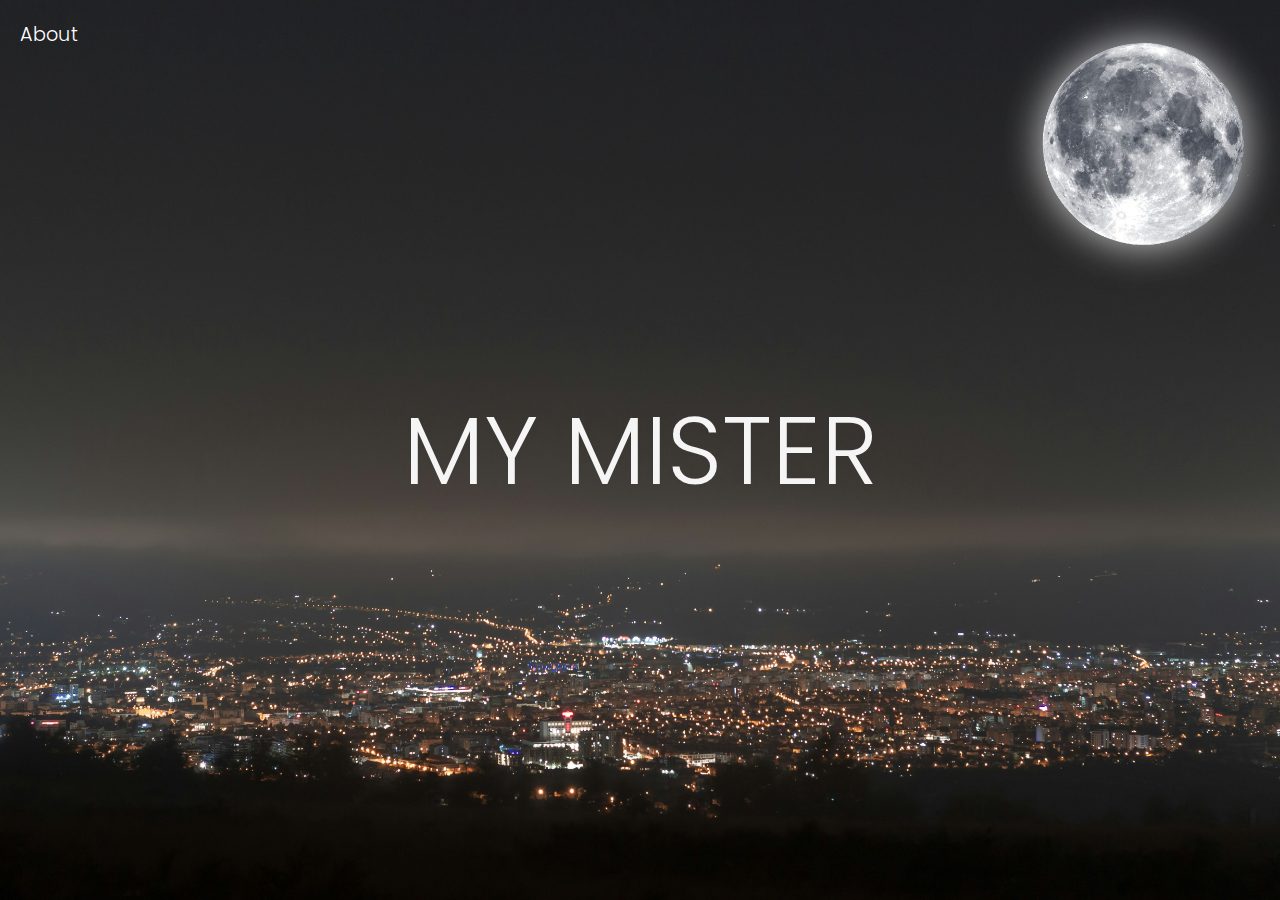
<file: entry1/index.html>
<!DOCTYPE html>
<html lang="en">
<head>
    <meta charset="UTF-8">
    <meta name="viewport" content="width=device-width, initial-scale=1.0">
    <link rel="stylesheet" href="style.css">
    <link rel="preconnect" href="https://fonts.googleapis.com">
<link rel="preconnect" href="https://fonts.gstatic.com" crossorigin>
<link href="https://fonts.googleapis.com/css2?family=Electrolize&family=Exo:ital,wght@0,100..900;1,100..900&family=Nanum+Brush+Script&family=Pixelify+Sans:wght@400..700&family=Poppins:ital,wght@0,100;0,200;0,300;0,400;0,500;0,600;0,700;0,800;0,900;1,100;1,200;1,300;1,400;1,500;1,600;1,700;1,800;1,900&family=Rubik+Iso&family=Shadows+Into+Light&display=swap" rel="stylesheet">
    <title>My Mister</title>
</head>
<body>
    <div class="container">
        <a href="../entry2/index2.html" class="about-link">About</a>
        <a href="star.html"><img src="moon.png" class="moon" alt="Moon"></a>
        <h1>MY MISTER</h1>
    </div>
</body>
</html>
</file>
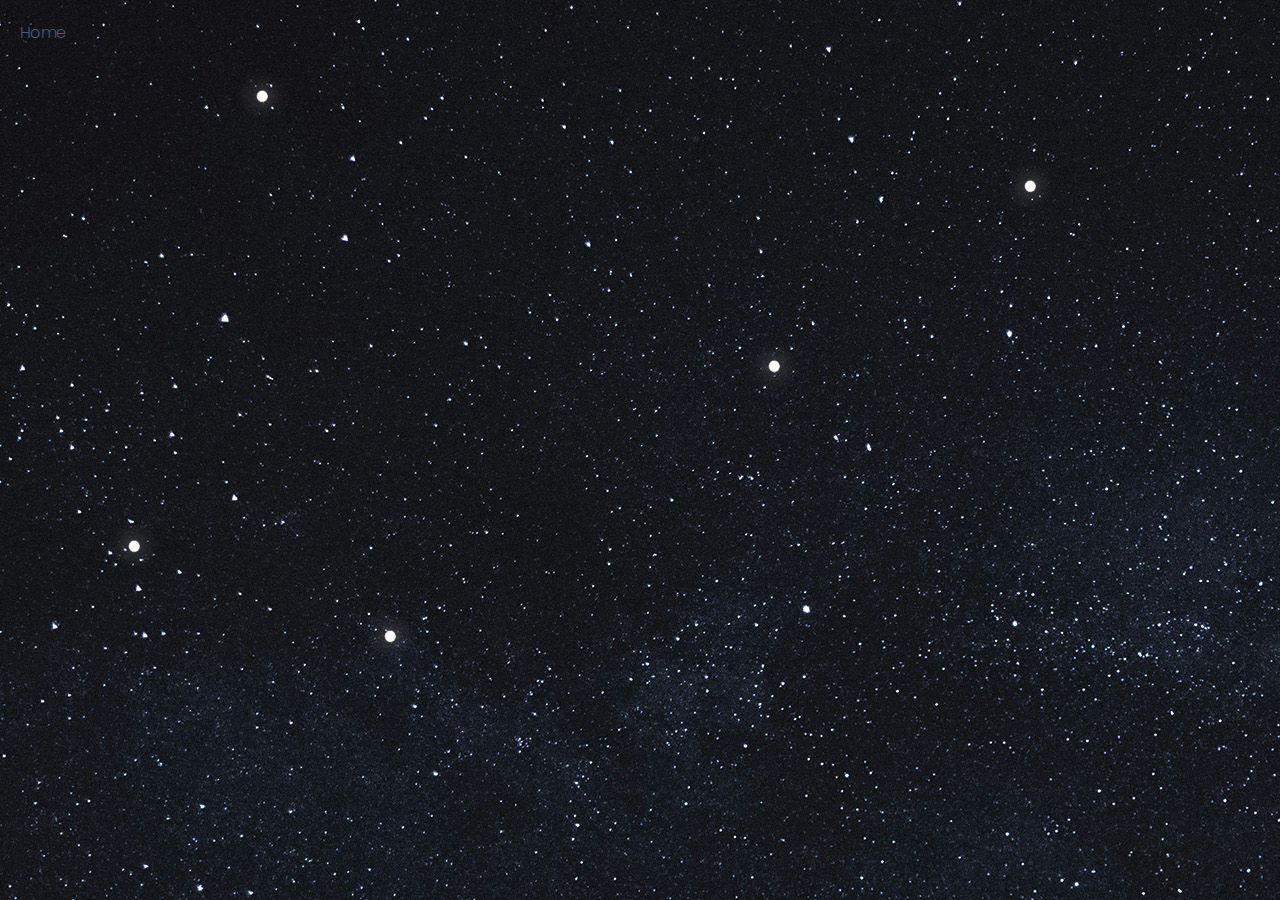
<file: entry1/star.html>
<!DOCTYPE html>
<html lang="en">
<head>
    <meta charset="UTF-8">
    <meta name="viewport" content="width=device-width, initial-scale=1.0">
    <link rel="stylesheet" href="star.css">
    <link href="https://fonts.googleapis.com/css2?family=Electrolize&family=Exo:ital,wght@0,100..900;1,100..900&family=Nanum+Brush+Script&family=Pixelify+Sans:wght@400..700&family=Poppins:ital,wght@0,100;0,200;0,300;0,400;0,500;0,600;0,700;0,800;0,900;1,100;1,200;1,300;1,400;1,500;1,600;1,700;1,800;1,900&family=Rubik+Iso&family=Shadows+Into+Light&display=swap" rel="stylesheet">
    <title>Stars</title>
</head>
<body>
    <a href="index.html" class="home-link">Home</a>
    <div>
        <a href="../entry3/index3.html"><img src="stardot.png" class="star" alt="star"></a>
        <a href="../entry5/index5.html"><img src="stardot2.png" class="star2" alt="star2"></a>
        <a href="../entry6/index6.html"><img src="stardot3.png" class="star3" alt="star3"></a>
        <a href="../entry7/index7.html"><img src="stardot4.png" class="star4" alt="star4"></a>
        <a href="../entry4/index4.html"><img src="stardot5.png" class="star5" alt="star5"></a>
    </div>
    
</body>
</file>
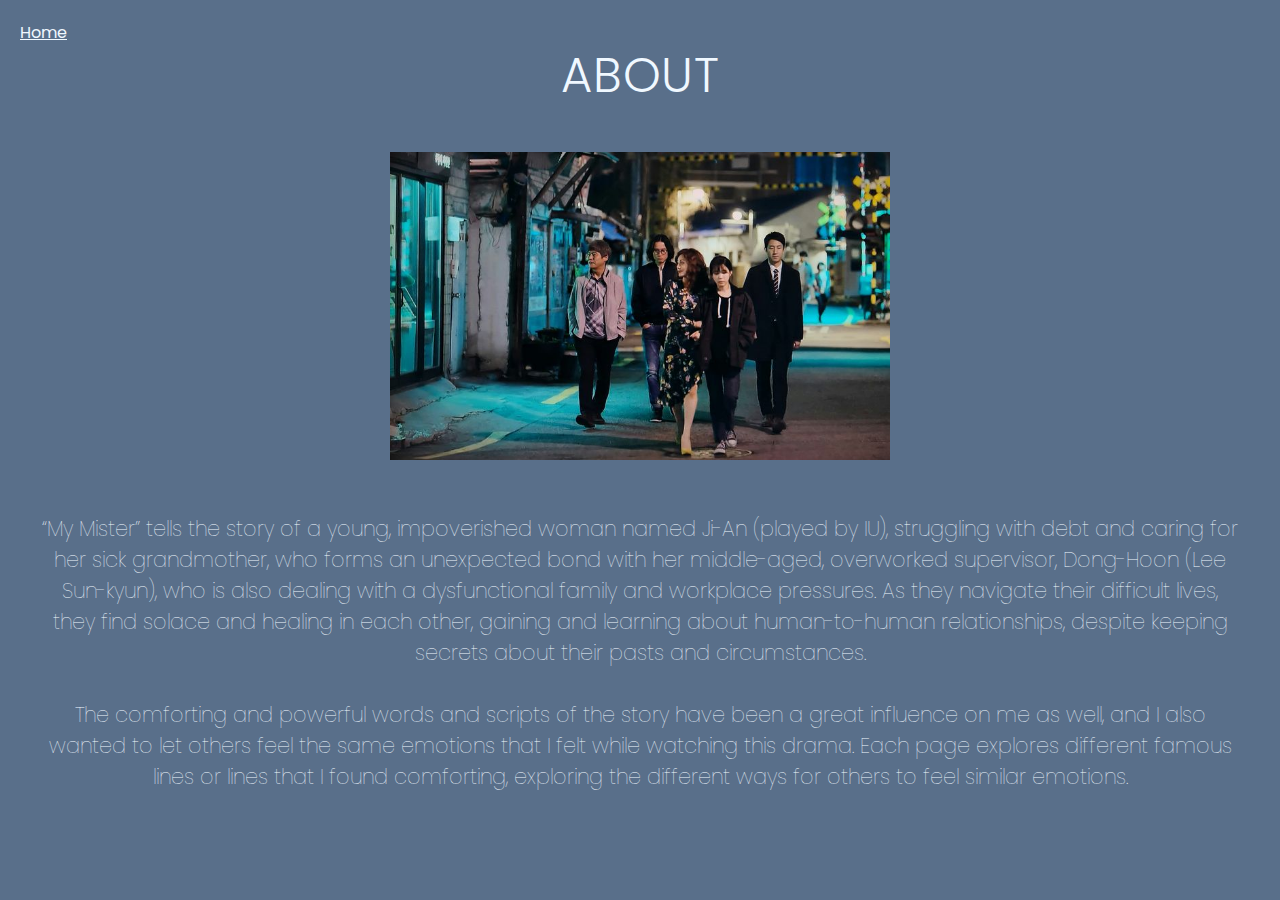
<file: entry2/index2.html>
<!DOCTYPE html>
<html lang="en">
<head>
    <meta charset="UTF-8">
    <meta name="viewport" content="width=device-width, initial-scale=1.0">
    <link rel="stylesheet" href="style2.css">
    <link rel="preconnect" href="https://fonts.googleapis.com">
    <link rel="preconnect" href="https://fonts.gstatic.com" crossorigin>
    <link href="https://fonts.googleapis.com/css2?family=Electrolize&family=Exo:ital,wght@0,100..900;1,100..900&family=Nanum+Brush+Script&family=Pixelify+Sans:wght@400..700&family=Poppins:ital,wght@0,100;0,200;0,300;0,400;0,500;0,600;0,700;0,800;0,900;1,100;1,200;1,300;1,400;1,500;1,600;1,700;1,800;1,900&family=Rubik+Iso&family=Shadows+Into+Light&display=swap" rel="stylesheet">
    <title>About</title>
</head>
<body>
    <a href="../entry1/index.html" class="home-link">Home</a>
    <h2>About</h2>
    
    <div class="slideshow-container">
        <img src="m.jpg" class="slide active" alt="m">
        <img src="talk.jpg" class="slide" alt="talk">
        <img src="drink.jpg" class="slide" alt="drink">
        <img src="iu.jpg" class="slide" alt="iu">
    </div>
    
    <p>“My Mister” tells the story of a young, impoverished woman named Ji-An (played by IU), struggling with debt and caring for her sick grandmother, who forms an unexpected bond with her middle-aged, overworked supervisor, Dong-Hoon (Lee Sun-kyun), who is also dealing with a dysfunctional family and workplace pressures. As they navigate their difficult lives, they find solace and healing in each other, gaining and learning about human-to-human relationships, despite keeping secrets about their pasts and circumstances.<br><br>
       The comforting and powerful words and scripts of the story have been a great influence on me as well, and I also wanted to let others feel the same emotions that I felt while watching this drama. Each page explores different famous lines or lines that I found comforting, exploring the different ways for others to feel similar emotions.
    </p>
    <script src="script2.js"></script>

</body>
</html>
</file>
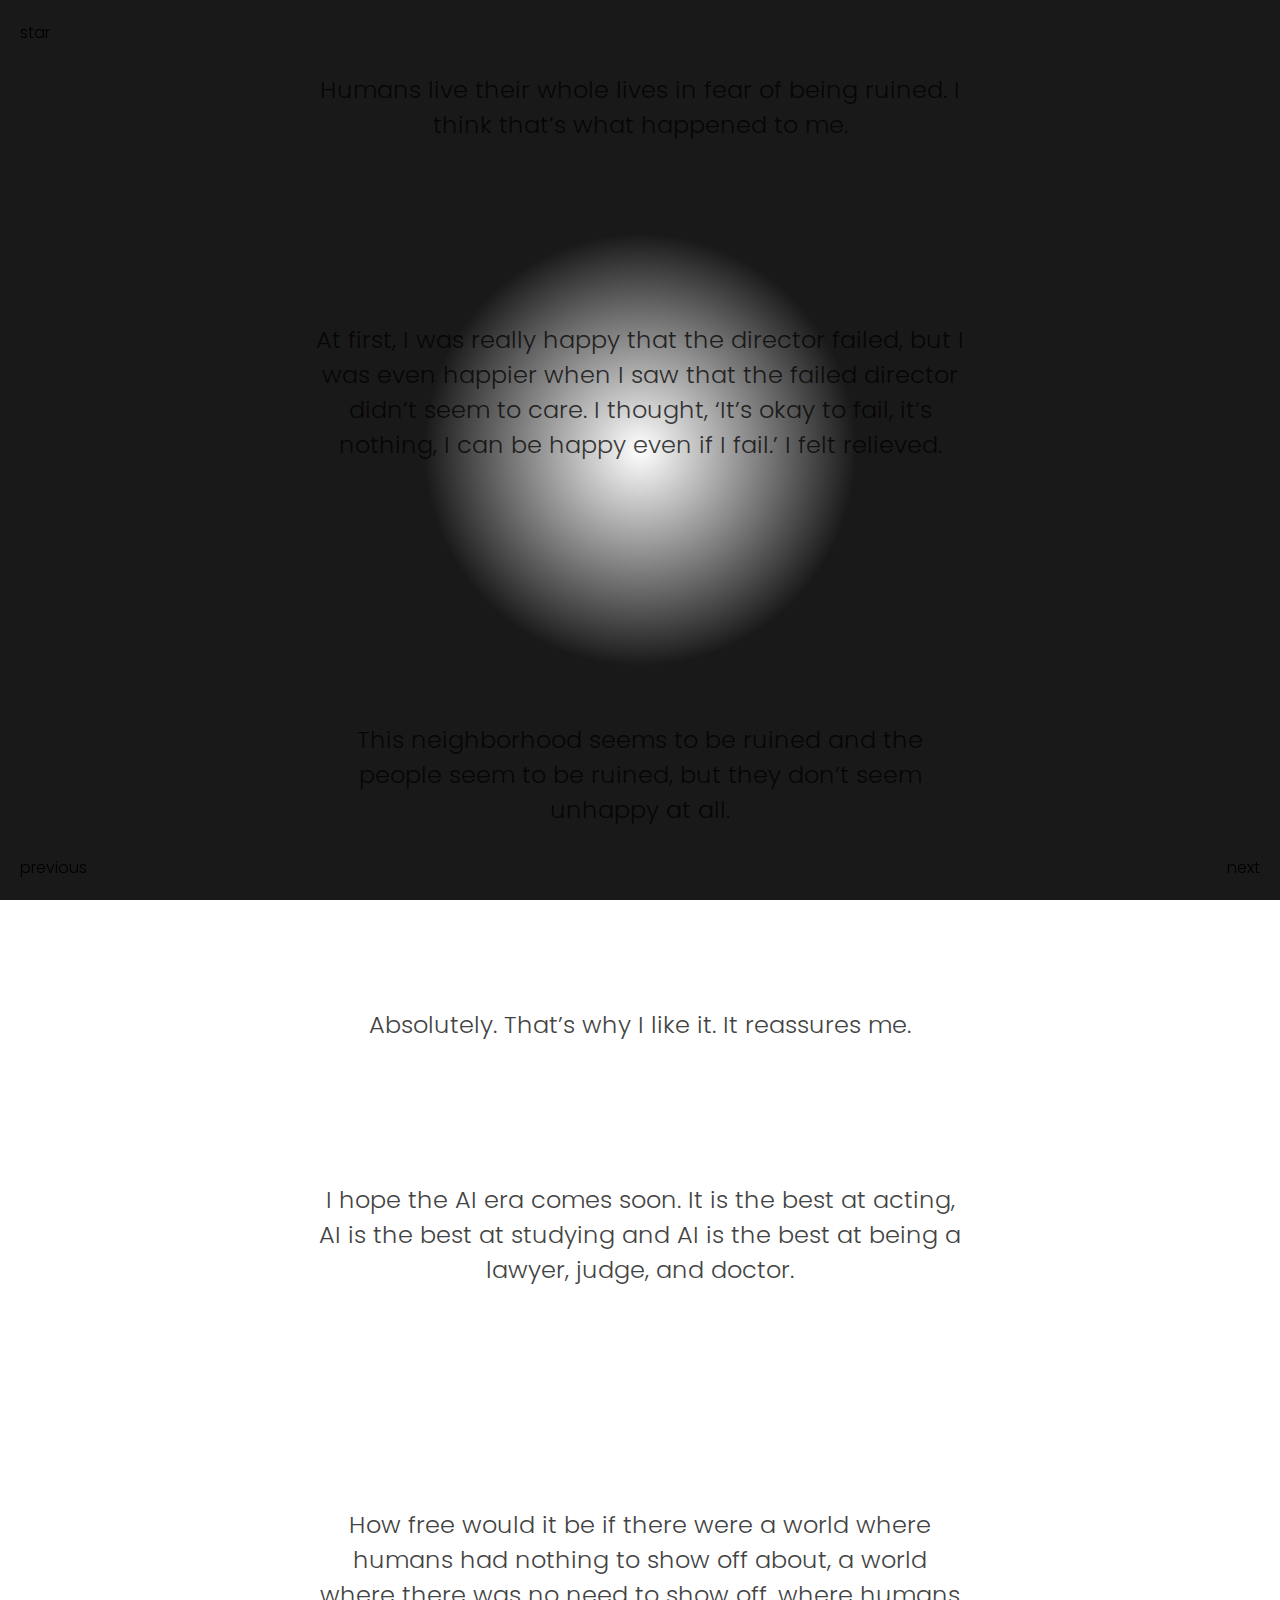
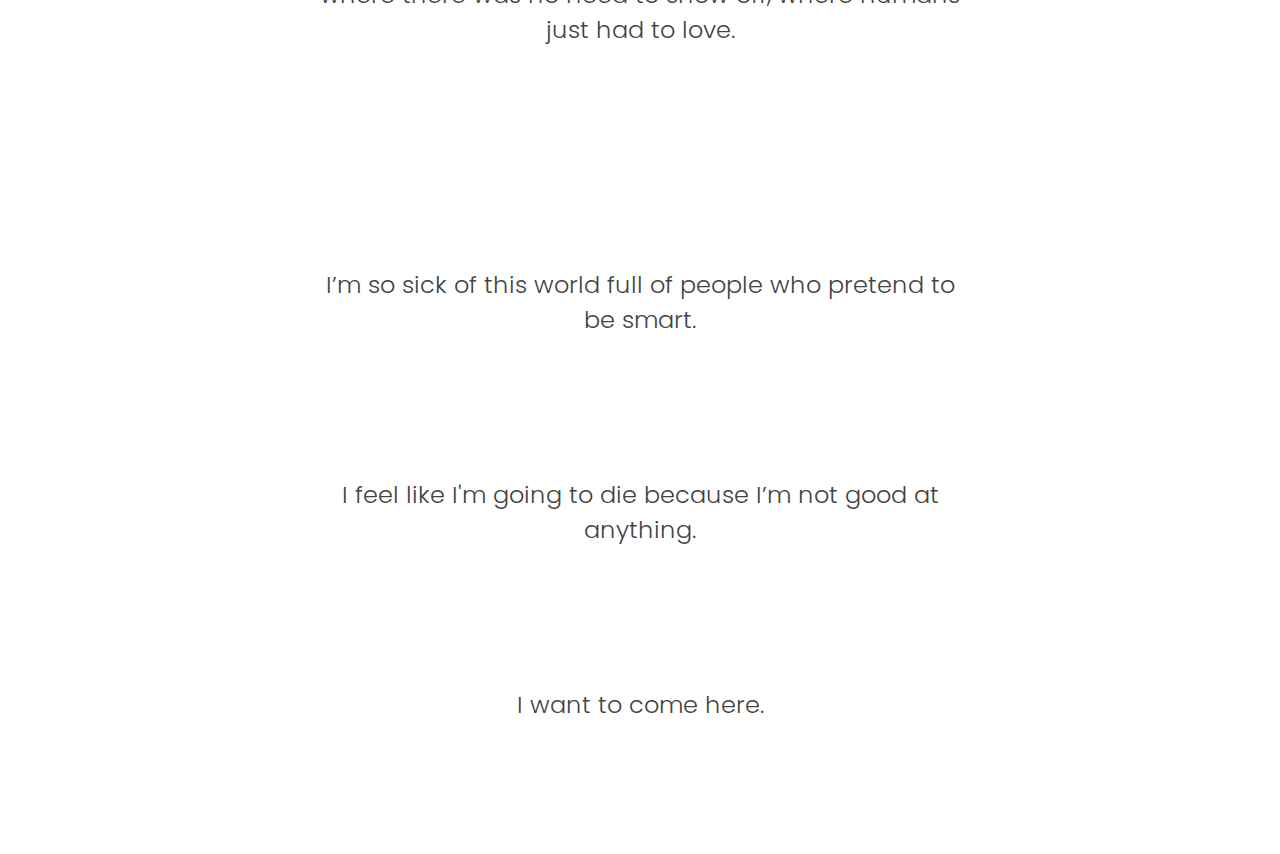
<file: entry3/index3.html>
<!DOCTYPE html>
<html lang="en">
<head>
    <meta charset="UTF-8">
    <meta name="viewport" content="width=device-width, initial-scale=1.0">
    <link rel="stylesheet" href="style3.css">
    <link rel="preconnect" href="https://fonts.googleapis.com">
<link rel="preconnect" href="https://fonts.gstatic.com" crossorigin>
<link href="https://fonts.googleapis.com/css2?family=Electrolize&family=Exo:ital,wght@0,100..900;1,100..900&family=Nanum+Brush+Script&family=Pixelify+Sans:wght@400..700&family=Poppins:ital,wght@0,100;0,200;0,300;0,400;0,500;0,600;0,700;0,800;0,900;1,100;1,200;1,300;1,400;1,500;1,600;1,700;1,800;1,900&family=Rubik+Iso&family=Shadows+Into+Light&display=swap" rel="stylesheet">
    <title>Failure Doesn't Matter</title>


</head>
<body>
    <div id="flashlight"></div>
    <a href="../entry4/index4.html" class="next-link">next</a>
    <a href="../entry7/index7.html" class="previous-link">previous</a>
    <a href="../entry1/star.html" class="star-link">star</a>


    <div class="text-container">
        <span class="text-original" data-hover="인간은요 평생을  
    망가질까 봐 두려워하면서 살아요.  
    그랬던 것 같아요.">
            Humans live their whole lives in fear of being ruined.  
            I think that’s what happened to me.
        </span>
    </div>

    <div class="text-container">
        <span class="text-original" data-hover="처음엔 감독님이 망해서 정말 좋았는데 망한 감독님이 아무렇지 않아보여서 더 좋았어요. ‘망해도 괜찮은 거구나 아무것도 아니였구나 망가져도 행복할 수 있구나’ 안심이 됐어요.">
    At first, I was really happy that the director failed, but I was even happier when I saw that the failed director didn’t seem to care. I thought, ‘It’s okay to fail, it’s nothing, I can be happy even if I fail.’ I felt relieved. 
        </span>
    </div>

    <div class="text-container">
        <span class="text-original" data-hover="이 동네도 망가진 것 같고 사람들도 다 망가진 것 같은데 전혀 불행해 보이지가 않아요 절대로. ">
    This neighborhood seems to be ruined and the people seem to be ruined, but they don’t seem unhappy at all.         </span>
    </div>

    <div class="text-container">
        <span class="text-original" data-hover="그래서 좋아요 날 안심시켜줘서.">
    Absolutely. That’s why I like it. It reassures me.
    </div>

    <div class="text-container">
        <span class="text-original" data-hover="빨리 AI시대사 왔으면 좋겠어요. 연기도 AI가 제일 잘하고 공부도 AI가 제일 잘하고 변호사, 판사, 의사도 다 AI가 잘하고.">
    I hope the AI era comes soon. It is the best at acting, AI is the best at studying and AI is the best at being a lawyer, judge, and doctor.
    </div>
       
    <div class="text-container">
        <span class="text-original" data-hover="인간이 잘난 척할 수 있는 게 하나도 없는 세상이 오면, 잘난 척할 필요도 없는 세상이 오면 얼마나 자유로울까, 인간은 그냥 사랑만 하면 되고.">
    How free would it be if there were a world where humans had nothing to show off about, a world where there was no need to show off, where humans just had to love.
    </div>
           
    <div class="text-container">
        <span class="text-original" data-hover="잘난 척하는 인간으로 바글대는 세상 너무 지겨워">
    I’m so sick of this world full of people who pretend to be smart.
    </div>
            
    <div class="text-container">
        <span class="text-original" data-hover="난 잘난 게 하나도 없어서 더 죽을 것 같아요.">
    I feel like I'm going to die because I’m not good at anything.
    </div>    
            
    <div class="text-container">
        <span class="text-original" data-hover="나 여기 오고싶어요.">
    I want to come here.
    </div> 
            
            
      
    </div>
    <script src="script3.js"></script>
</body>
</html>
</file>
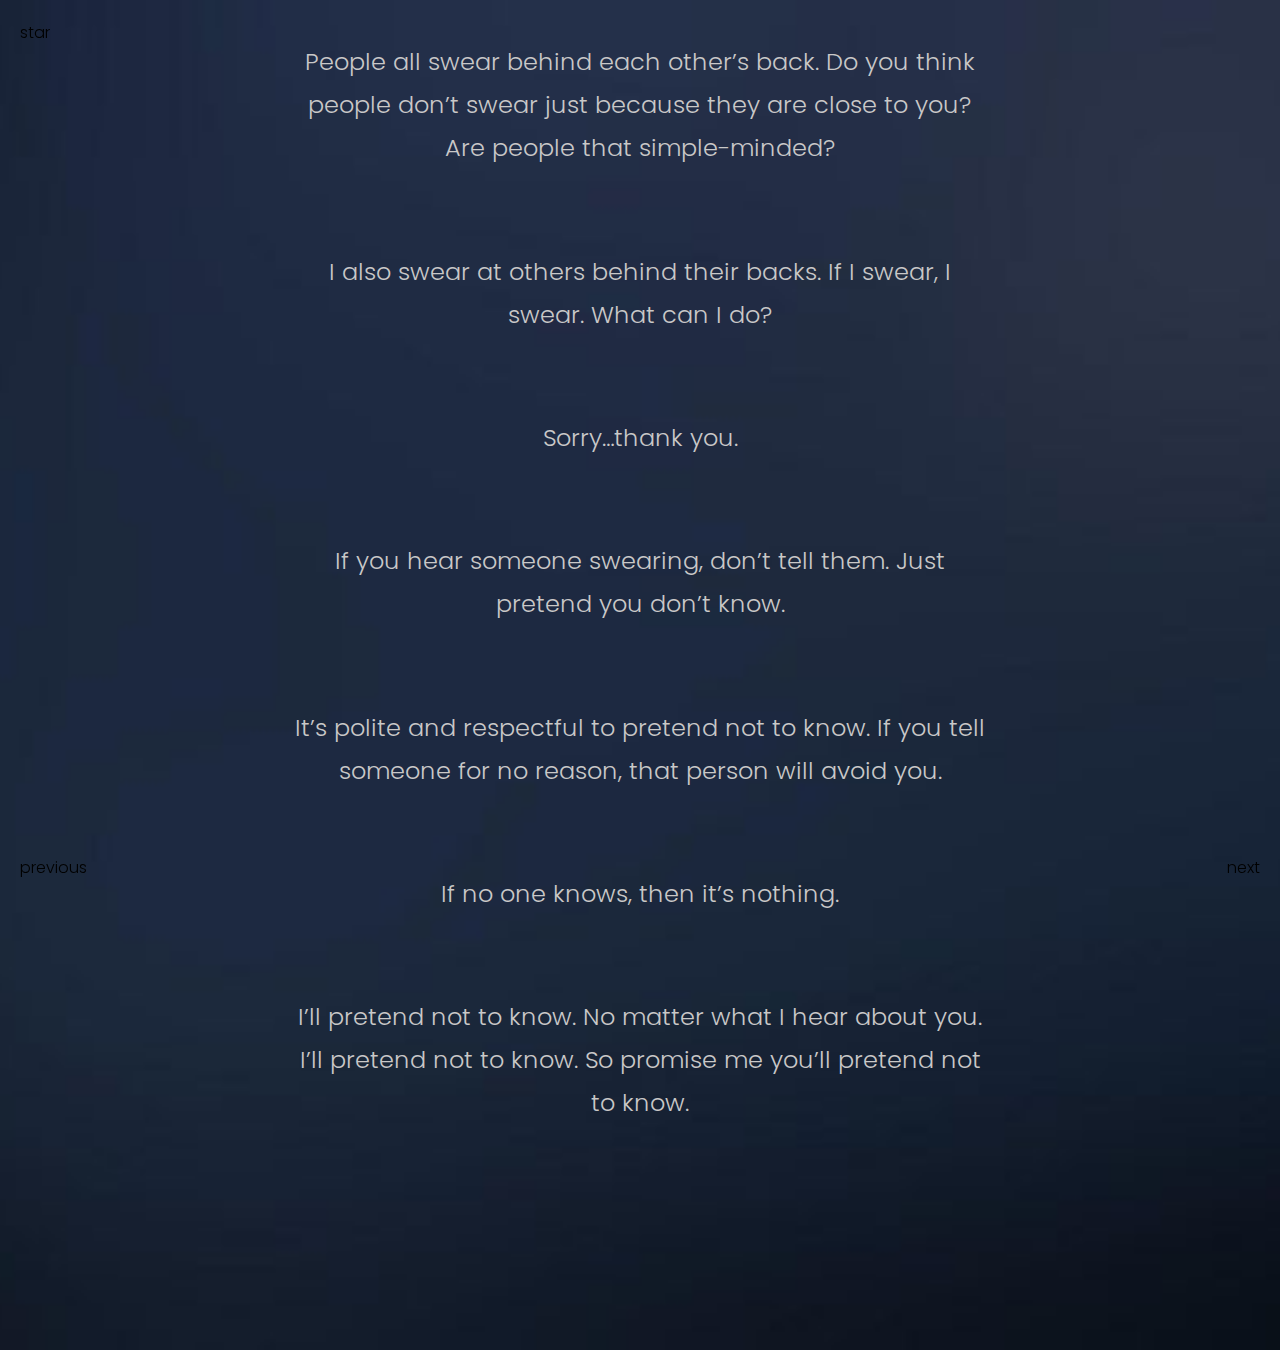
<file: entry4/index4.html>
<!DOCTYPE html>
<html lang="en">
<head>
    <meta charset="UTF-8">
    <meta name="viewport" content="width=device-width, initial-scale=1.0">
    <link rel="stylesheet" href="style4.css">
    <link rel="preconnect" href="https://fonts.googleapis.com">
<link rel="preconnect" href="https://fonts.gstatic.com" crossorigin>
<link href="https://fonts.googleapis.com/css2?family=Electrolize&family=Exo:ital,wght@0,100..900;1,100..900&family=Nanum+Brush+Script&family=Pixelify+Sans:wght@400..700&family=Rubik+Iso&display=swap" rel="stylesheet">
<link href="https://fonts.googleapis.com/css2?family=Electrolize&family=Exo:ital,wght@0,100..900;1,100..900&family=Nanum+Brush+Script&family=Pixelify+Sans:wght@400..700&family=Poppins:ital,wght@0,100;0,200;0,300;0,400;0,500;0,600;0,700;0,800;0,900;1,100;1,200;1,300;1,400;1,500;1,600;1,700;1,800;1,900&family=Rubik+Iso&family=Shadows+Into+Light&display=swap" rel="stylesheet">

    <title>Pretend Not to Know</title>
</head>
<body>
    <a href="../entry3/index3.html" class="previous-link">previous</a>
    <a href="../entry6/index6.html" class="next-link">next</a>
    <a href="../entry1/star.html" class="star-link">star</a>


    <div class="text-container">
        <span class="text-original" data-hover="인간 다 뒤에서 욕해. 친하다고 뭐 욕 안하는 줄 알아? 인간이 그렇게 한 겹이야?">
            People all swear behind each other’s back. Do you think people don’t swear just because they are close to you? Are people that simple-minded?
        </span>
    </div>

    <div class="text-container">
        <span class="text-original" data-hover="나도 뒤에서 남 욕해. 욕하는거지 뭐 어쩌라고">
            I also swear at others behind their backs. If I swear, I swear. What can I do?
        </span>
    </div>

    <div class="text-container">
        <span class="text-original" data-hover="미안하다…고마워">
            Sorry…thank you.
        </span>
    </div>

    <div class="text-container">
        <span class="text-original" data-hover="누가 욕하는거 들으면 그 사람한테 전달하지마. 그냥 모른척 해">
            If you hear someone swearing, don’t tell them. Just pretend you don’t know.
        </span>
    </div>

    <div class="text-container">
        <span class="text-original" data-hover="모르는 척 하는게 의리고 예의야. 괜히 말해주고 그러면 그 사람이 널 피해">
            It’s polite and respectful to pretend not to know. If you tell someone for no reason, that person will avoid you.
        </span>
    </div>

    <div class="text-container">
        <span class="text-original" data-hover="아무도 모르면 돼. 그러면 아무 일도 아니야">
            If no one knows, then it’s nothing.
        </span>
    </div>

    <div class="text-container">
        <span class="text-original" data-hover="모른 척해줄게. 너에 대해 무슨 얘길 들어도 모른척해줄게. 그러니까 너도 약속해주라. 모른척해주겠다고.">
            I’ll pretend not to know. No matter what I hear about you. I’ll pretend not to know. So promise me you’ll pretend not to know.
        </span>
    </div>
</body>
</html>
</file>
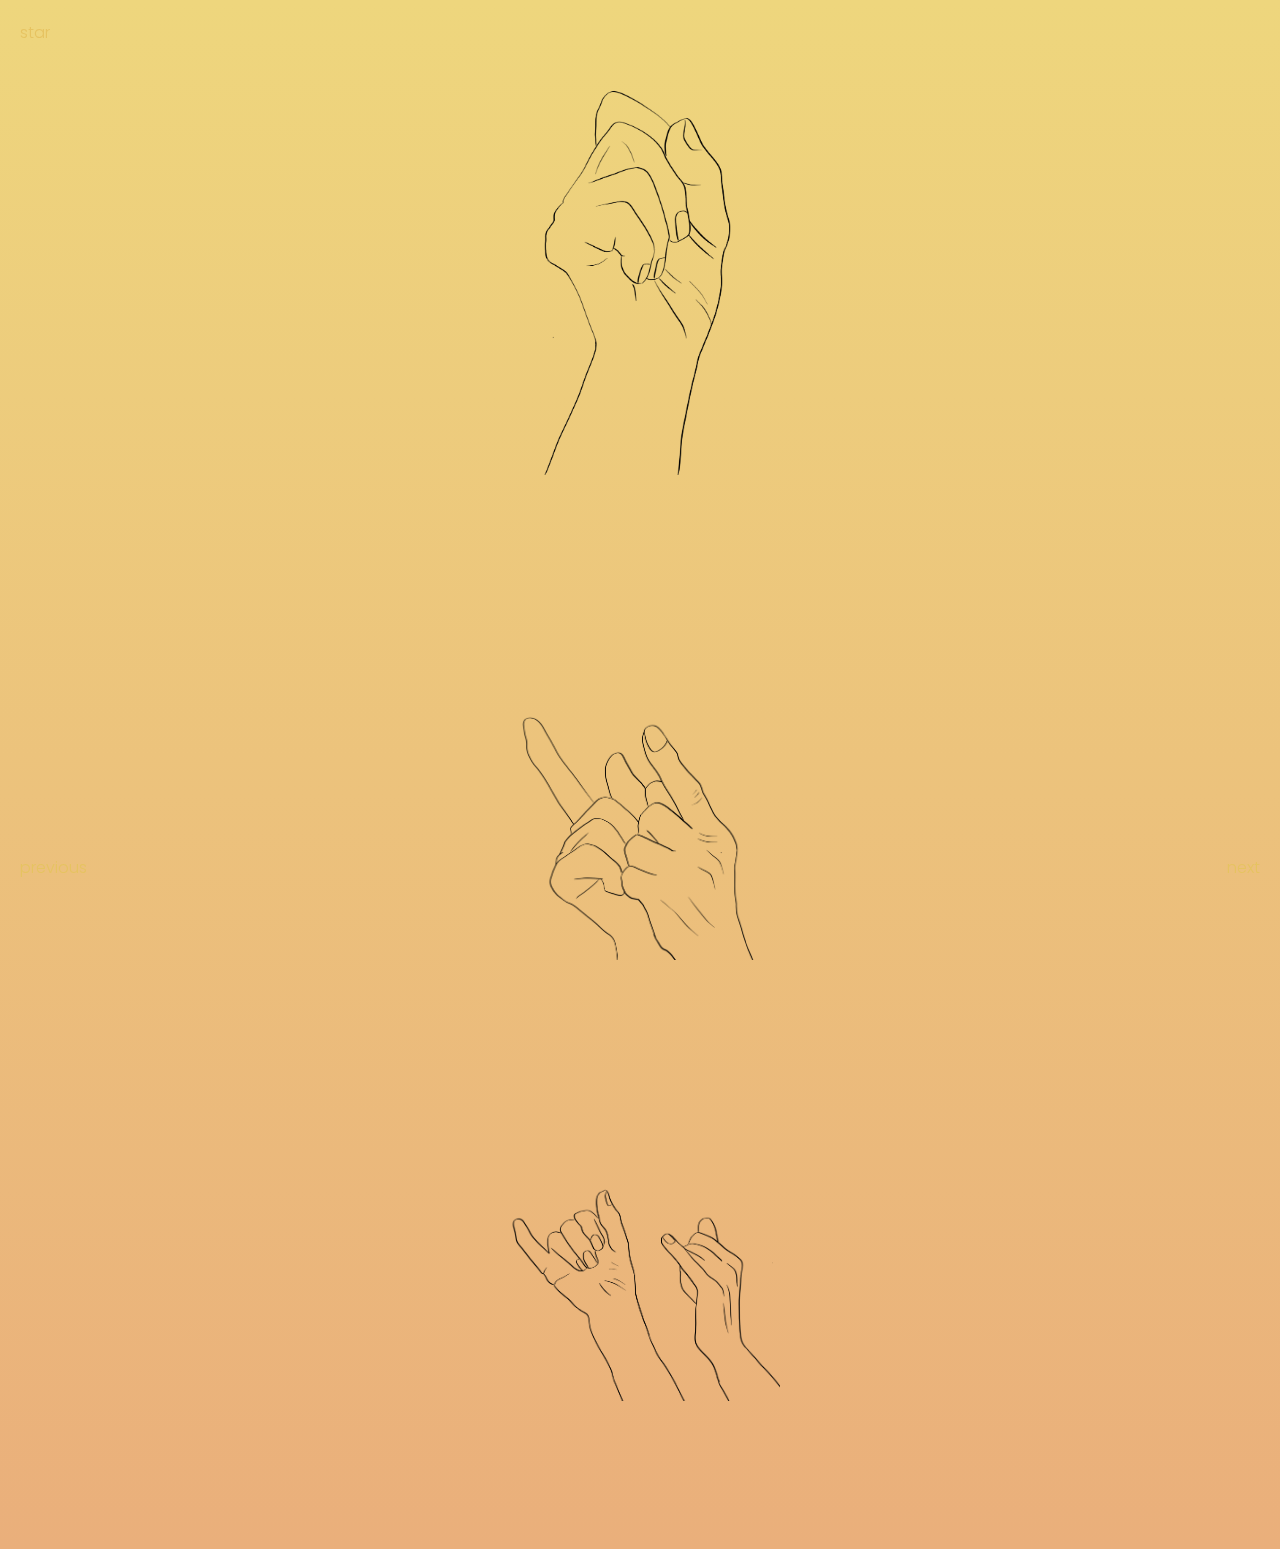
<file: entry5/index5.html>
<!DOCTYPE html>
<html lang="en">
<head>
    <meta charset="UTF-8">
    <meta name="viewport" content="width=device-width, initial-scale=1.0">
    <link rel="stylesheet" href="style5.css">
    <link rel="preconnect" href="https://fonts.googleapis.com">
    <link rel="preconnect" href="https://fonts.gstatic.com" crossorigin>
    <link href="https://fonts.googleapis.com/css2?family=Electrolize&family=Exo:ital,wght@0,100..900;1,100..900&family=Nanum+Brush+Script&family=Pixelify+Sans:wght@400..700&family=Poppins:ital,wght@0,100;0,200;0,300;0,400;0,500;0,600;0,700;0,800;0,900;1,100;1,200;1,300;1,400;1,500;1,600;1,700;1,800;1,900&family=Rubik+Iso&family=Shadows+Into+Light&display=swap" rel="stylesheet">

    <title>How to Pay Back</title>
</head>
<body>
    <a href="../entry6/index6.html" class="previous-link">previous</a>
    <a href="../entry7/index7.html" class="next-link">next</a>
    <a href="../entry1/star.html" class="star-link">star</a>

    
    <div class="text-container">
        <img src="Hand_sign_1.png" alt="Image 1" class="text-image">
        <span class="text-original">
            참 좋은 인연이다. 귀한 인연이고.<br>
            <span class="text-english">It’s a really good relationship. It’s a precious relationship.</span>
        </span>
    </div>
    
    <div class="text-container">
        <img src="Hand_Sign_2.png" alt="Image 2" class="text-image">
        <span class="text-original">
            가만히 보면 모든 인연이 다 신기하고 귀해.<br>
            <span class="text-english">If you look closely, all relationships are amazing and precious.</span>
        </span>
    </div>
    
    <div class="text-container">
        <img src="Hand_Sign_3.png" alt="Image 3" class="text-image">
        <span class="text-original">
            갚아야 해. 행복하게 살아. 그게 갚는 거야.<br>
            <span class="text-english">You have to pay back. Live happily. That’s paying it back.</span>
        </span>
    </div>    

    <script>
        // JavaScript to toggle the second text on click
        const originalTextElements = document.querySelectorAll('.text-original');
        originalTextElements.forEach(text => {
            text.addEventListener('click', function() {
                const secondText = this.nextElementSibling; // The next sibling is the second text
                secondText.style.display = (secondText.style.display === 'none' || secondText.style.display === '') ? 'block' : 'none';
            });
        });
    </script>
</body>
</html>
</file>
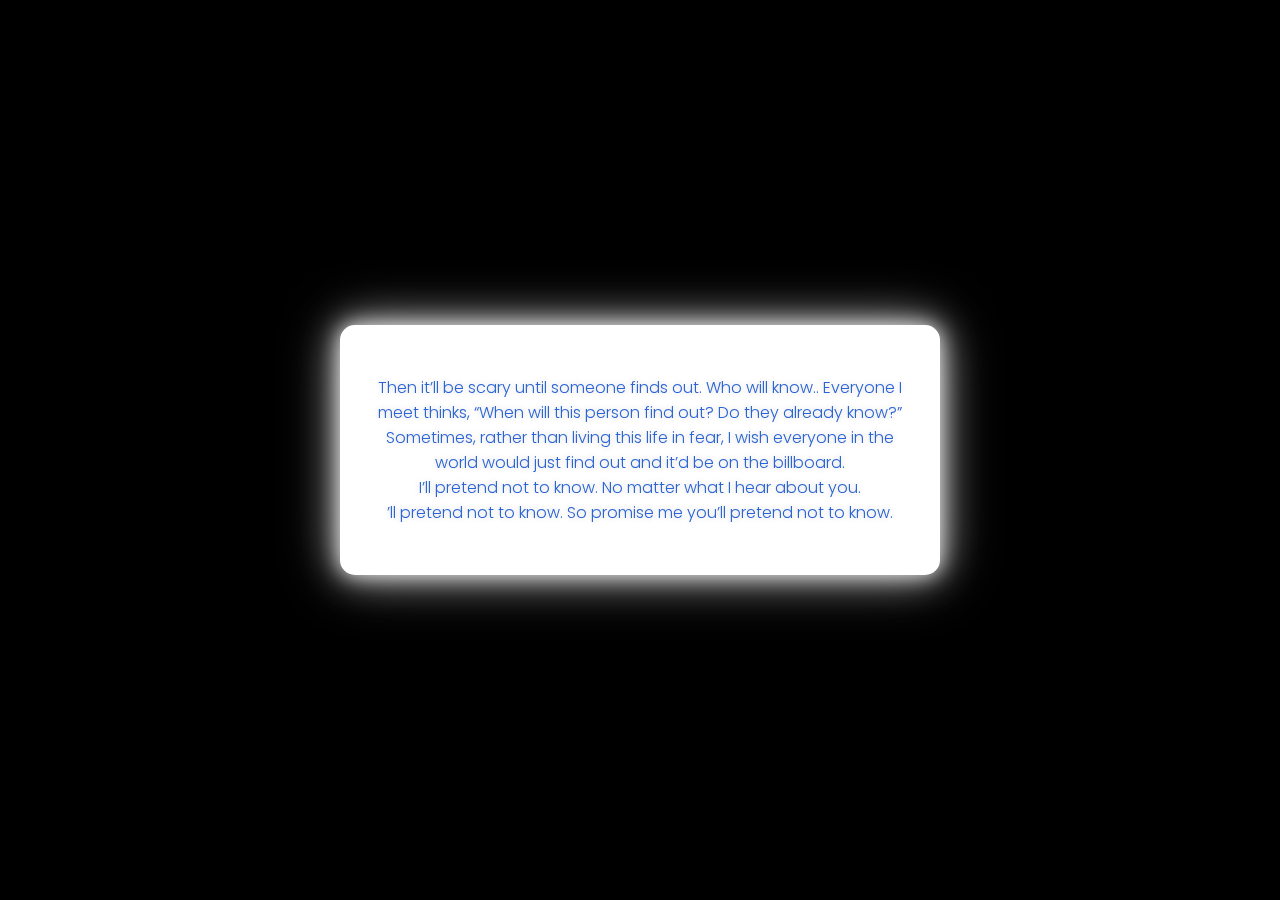
<file: entry6/index6.html>
<!DOCTYPE html>
<html lang="en">
<head>
    <meta charset="UTF-8">
    <meta name="viewport" content="width=device-width, initial-scale=1.0">
    <link rel="stylesheet" href="style6.css">
    <link href="https://fonts.googleapis.com/css2?family=Electrolize&family=Exo:ital,wght@0,100..900;1,100..900&family=Nanum+Brush+Script&family=Pixelify+Sans:wght@400..700&family=Rubik+Iso&display=swap" rel="stylesheet">
    <link rel="preconnect" href="https://fonts.googleapis.com">
<link rel="preconnect" href="https://fonts.gstatic.com" crossorigin>
<link href="https://fonts.googleapis.com/css2?family=Electrolize&family=Exo:ital,wght@0,100..900;1,100..900&family=Nanum+Brush+Script&family=Pixelify+Sans:wght@400..700&family=Poppins:ital,wght@0,100;0,200;0,300;0,400;0,500;0,600;0,700;0,800;0,900;1,100;1,200;1,300;1,400;1,500;1,600;1,700;1,800;1,900&family=Rubik+Iso&family=Shadows+Into+Light&display=swap" rel="stylesheet">

    <title>glowing</title>
</head>
<body>
    <a href="../entry4/index4.html" class="previous-link">previous</a>
    <a href="../entry5/index5.html" class="next-link">next</a>
    <a href="../entry1/star.html" class="star-link">star</a>

    <div class="container">
        <div class="card">
            <div class="front">
                <div class="text-content">
                    <p>Then it’ll be scary until someone finds out. Who will know.. Everyone I meet thinks, “When will this person find out? Do they already know?” </p>
                    <p>Sometimes, rather than living this life in fear, I wish everyone in the world would just find out and it’d be on the billboard.</p>
                    <p>I’ll pretend not to know. No matter what I hear about you. </p>
                    <p>’ll pretend not to know. So promise me you’ll pretend not to know.
                    </p>
                </div>
            </div>
            <div class="back">
                <div class="text-content">
                    <p>그러면 누가 알 때까지 무서울텐데. 누가 알까, 또 누가 알까… 만나는 사람마다 이사람은 또 언제 알게될까, 혹시 벌써 알고있나? </p>
                    <p>어쩔땐 이렇게 평생 불안하게 사느니 그냥 세상 사람들 다 알게 광화문 전광판에 떴으면 좋겠던데.
                    </p>
                    <p>모른 척해줄게. 너에 대해 무슨 얘길 들어도 모른척해줄게.</p>
                    <p>그러니까 너도 약속해주라. 모른척해주겠다고.</p>
                </div>
            </div>
        </div>
    </div>
    
   
</body>
</html>
</file>
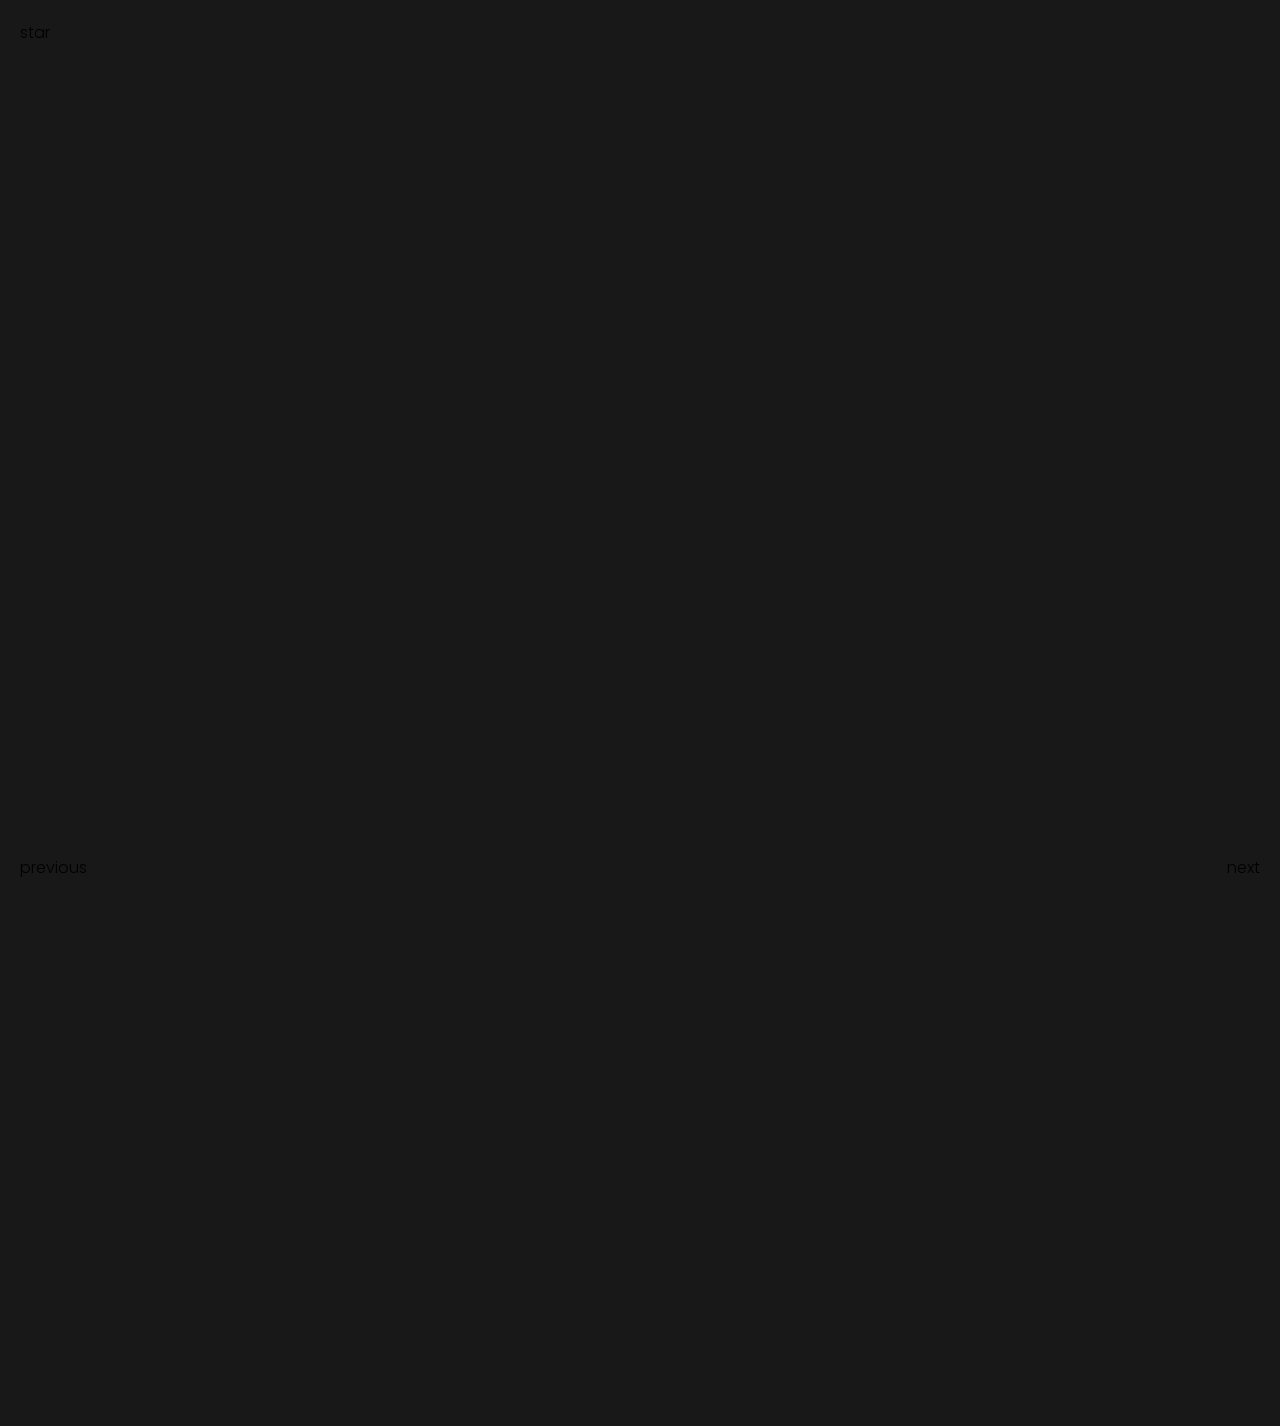
<file: entry7/index7.html>
<!DOCTYPE html>
<html lang="en">
<head>
    <meta charset="UTF-8">
    <meta name="viewport" content="width=device-width, initial-scale=1.0">
    <title>Promise of Happiness</title>
    <link rel="stylesheet" href="style7.css">
    <link href="https://fonts.googleapis.com/css2?family=Electrolize&family=Exo:ital,wght@0,100..900;1,100..900&family=Nanum+Brush+Script&family=Pixelify+Sans:wght@400..700&family=Rubik+Iso&family=Shadows+Into+Light&display=swap" rel="stylesheet">
    <link href="https://fonts.googleapis.com/css2?family=Electrolize&family=Exo:ital,wght@0,100..900;1,100..900&family=Nanum+Brush+Script&family=Pixelify+Sans:wght@400..700&family=Poppins:ital,wght@0,100;0,200;0,300;0,400;0,500;0,600;0,700;0,800;0,900;1,100;1,200;1,300;1,400;1,500;1,600;1,700;1,800;1,900&family=Rubik+Iso&family=Shadows+Into+Light&display=swap" rel="stylesheet">

    
</head>
<body>
    <a href="../entry5/index5.html" class="previous-link">previous</a>
    <a href="../entry3/index3.html" class="next-link">next</a>
    <a href="../entry1/star.html" class="star-link">star</a>

<div class="flickerText">I should be happy, even if I die and wake up.
    I can’t stand seeing you feeling so sorry for me.
</div>

<div class="flickerText">I can’t live like this because I feel so sorry for you.
    How can a child like you,
    How can you pity an adult like me?    
</div>

<div class="flickerText">I can’t live with that pain.
    If I can’t show you that I’m living happily
    You will continue to be hurt because of me    
</div>

<div class="flickerText">When I think of who is hurting you, and that’s because of me
    I’ll be so heartbroken I can’t live    
</div>

<div class="flickerText">So, see?
</div>

<div class="flickerText">Look how I’ll live happily
    It’s all nothing, the embarrassment?    
</div>

<div class="flickerText">People gossiping about how your life is ruined?
    It’s all nothing, you can live happily        
</div>

<div class="flickerText">I won’t break down, I will be happy.       
</div>

<div class="flickerText">I will be happy.       
</div>

<!-- New Korean Text after flickering -->
<div class="newText">나 이제 죽었다 깨나도 행복해야겠다.
    너, 나 불쌍해서 마음 아파하는 꼴 못 보겠고    
</div>

<div class="newText">난 그런 너 불쌍해서 못 살겠다.
    너처럼 어린 애가 어떻게…     
    어떻게 나 같은 어른이 불쌍해서… 
</div>

<div class="newText">나 그거 마음 아파서 못 살겠다.
    내가 행복하게 사는거 보여주지 못하면
    넌 계속 나 때문에 마음 아파할 거고       
</div>

<div class="newText">나 때문에 마음 아파하는 너 생각하면
    나고 마음 아파 못 살 거고.        
</div>

<div class="newText">그러나까 봐, 어?
</div>

<div class="newText">봐   
</div>

<div class="newText">내가 어떻게 행복하게 사나 꼭 봐.
    다 아무것도 아니야, 쪽팔린 거? 인생 망가졌다고 사람들이 수군거리는 거?         
</div>

<div class="newText">다 아무것도 아니야, 행복하게 살 수 있어. 
    나 안 망가져, 행복할 거야      
</div>

<div class="newText">행복할게       
</div>
<script src="script7.js"></script>

</body>
</html>
</file>
<file: entry1/style.css>
body {
    margin: 0;
    display: flex;
    justify-content: center;
    align-items: center;
    height: 100vh;
    background-image: url("night\ sky.jpg");
    background-size: cover; 
    background-position: center;
    background-repeat: no-repeat; 
    overflow: hidden;
}

/* Wrap all elements in a container */
.container {
    position: relative;
    width: 100vw;
    height: 100vh;
    display: flex;
    justify-content: center;
    align-items: center;
    transition: opacity 1.5s ease-in-out, visibility 1.5s ease-in-out;
}

/* Styling for title */
h1 {
    font-size: 6rem;
    font-family: "Poppins", serif;
    font-weight: 300;
    font-style: normal;
    background: whitesmoke;
    -webkit-background-clip: text;
    -webkit-text-fill-color: transparent;
    transition: opacity 1.5s ease-in-out, visibility 1.5s ease-in-out;
}

/* About link */
.about-link {
    position: absolute;
    font-family: "Poppins", serif;
    font-weight: 300;
    font-style: normal;
    top: 20px;
    left: 20px;
    font-size: 1.2rem;
    color: white;
    text-decoration: none;
    transition: opacity 1.5s ease-in-out, visibility 1.5s ease-in-out;
}

.about-link:hover {
    text-decoration: underline;
}

/* Moon styling */
.moon {
    position: absolute;
    top: 0;
    right: -5%;
    width: 30vw;
    height: 30vh;
    max-width: 50%;
    max-height: 50%;
    object-fit: cover;

    /* Glow effect */
    filter: drop-shadow(0 0 20px rgba(255, 255, 255, 0.8));

    /* Pulsating glow animation */
    animation: moon-glow 2s infinite alternate ease-in-out;

    /* Smooth transition when hovered */
    transition: opacity 1.5s ease-in-out, visibility 1.5s ease-in-out;
}

@keyframes moon-glow {
    0% {
        filter: drop-shadow(0 0 10px rgba(255, 255, 255, 0.6));
    }
    100% {
        filter: drop-shadow(0 0 25px rgba(255, 255, 255, 1));
    }
}


/* When hovering over the moon, make everything disappear permanently */
.moon:hover ~ .container,
.moon:hover,
.moon:hover ~ .about-link,
.moon:hover {
    transform: scale(1.2);
    /* Smooth transition when hovered */
    transition: transform .2s
}

/* Show the full-screen star image */
.moon:hover ~ .star {
    opacity: 1;
    visibility: visible;
}
</file>
<file: entry1/star.css>
body {
    background-image: url("stars.jpg")
  }

.star-container {
    position: relative;
    width: 100vw;
    height: 100vh;
}

.star, .star2, .star3, .star4, .star5 {
    position: absolute;
    width: 13px; 
    height: auto;
    transition: transform 0.3s ease-in-out;
    filter: drop-shadow(0 0 10px rgba(255, 255, 255, 0.8));
}

/* Position each star randomly on the page */
.star { 
    top: 10%; left: 20%;
 }
.star2 { 
    top: 40%; left: 60%;
 }
.star3 { 
    top: 70%; left: 30%;
 }
.star4 { 
    top: 20%; left: 80%;
 }
.star5 { 
    top: 60%; left: 10%;
 }

/* Hover effect for a subtle glow animation */
.star:hover {
    transform: scale(1.2);
    box-shadow: 0 0 20px rgb(255, 194, 150);
}
.star2:hover {
    transform: scale(1.2);
    box-shadow: 0 0 20px rgb(150, 216, 255);
}
.star3:hover {
    transform: scale(1.2);
    box-shadow: 0 0 20px rgb(241, 150, 255);
}
.star4:hover {
    transform: scale(1.2);
    box-shadow: 0 0 20px rgb(150, 255, 155);
}
.star5:hover {
    transform: scale(1.2);
    box-shadow: 0 0 20px rgba(255, 255, 150, 1);
}

.home-link {
    font-family: "Poppins", serif;
    font-weight: 300;
    position: absolute;
    top: 20px;
    left: 20px;
    font-size: 1rem;
    color: rgb(67, 92, 114);
    text-decoration: none;
    transition: opacity 1.5s ease-in-out, visibility 1.5s ease-in-out, text-shadow 0.3s ease-in-out;
}

/* Hover effect for the home link */
.home-link:hover {
    color: rgb(255, 247, 236);
    text-shadow: 0 0 10px rgba(255, 255, 255, 1), 0 0 15px rgba(255, 255, 255, 1), 0 0 20px rgba(255, 255, 255, 1); /* Stronger glow on hover */
}
</file>
<file: entry2/style2.css>
body{
    background-color: rgb(89, 111, 138);
    text-align: center;
}

h2{
    font-family: "Poppins", serif;
    font-weight: 300;
    font-optical-sizing: auto;
    font-style: light;
    font-size: 3rem;
    color:aliceblue;
    letter-spacing: 1px;
    text-transform: uppercase;
}

p{
    font-family: "Poppins", serif;
    font-weight: 100;
    font-size: 1.3rem;
    padding: 2rem;
    color: aliceblue;
}

/* Home-link */
.home-link{
    position: absolute;
    top: 20px;
    left: 20px;
    font-size: 1rem;
    color: aliceblue;
    font-family: "Poppins", serif;
    transition: opacity 1.5s ease-in-out, visibility 1.5s ease-in-out;
}
.home-link:hover {
    text-decoration: underline;
    color:black;
}

/* Slideshow container */
.slideshow-container {
    position: relative;
    max-width: 500px;
    margin: auto;
}

.slide {
    display: none;
    width: 100%;
}

.active {
    display: block;
    animation: fade 3s infinite;
}

@keyframes fade {
    0% { opacity: 0; }
    50% { opacity: 1; }
    100% { opacity: 0; }
}
</file>
<file: entry3/style3.css>
* {
    padding: 0;
    margin: 0;
    box-sizing: border-box;
    font-family: "Nunito", serif;
    font-optical-sizing: auto;
    font-weight: 300;
    font-style: normal;
    cursor: none;
    color: rgb(67, 67, 67);
}

body {
    display: flex;
    flex-direction: column;
    align-items: center;
    justify-content: center;
    min-height: 100vh;
    text-align: center;
    padding: 2rem;
}

.text-container {
    position: relative;
    width: 80%;
    max-width: 700px;
    padding: 1.5rem;
    text-align: center;
    margin: 1rem auto;
}

.text-original {
    font-family: "Poppins", serif;
    font-weight: 300;
    display: inline-block;
    position: relative;
    text-align: center;
    white-space: normal;
}

/* Make hover text appear centered below */
.text-original::after {
    content: attr(data-hover); 
    display: block;
    max-width: 500px;
    margin: 10px auto;
    font-family: "Nanum Brush Script", sans-serif;
    font-weight: 400;
    font-size: 2rem;
    color: #4B527E;
    opacity: 0;
    transition: opacity 0.3s ease-in-out;
    pointer-events: none;
    white-space: normal;
    text-align: center;
}

/* Make translation visible */
.text-original.active::after{
    opacity: 1;
}

.previous-link {
    font-family: "Poppins", serif;
    font-weight: 300;
    position: fixed;
    bottom: 20px;
    left: 20px;
    font-size: 1rem;
    text-decoration: none;
    color: rgb(0, 0, 0);
    transition: opacity 0.5s ease-in-out;
    z-index: 3;
}

.next-link {
    font-family: "Poppins", serif;
    font-weight: 300;
    position: fixed;
    bottom: 20px;
    right: 20px;
    font-size: 1rem;
    text-decoration: none;
    color: rgb(0, 0, 0);
    transition: opacity 0.5s ease-in-out;
    z-index: 3;
}

.star-link {
    font-family: "Poppins", serif;
    font-weight: 300;
    position: fixed;
    top: 20px;
    left: 20px;
    font-size: 1rem;
    text-decoration: none;
    color: rgb(0, 0, 0);
    transition: opacity 0.5s ease-in-out;
    z-index: 3;
}
  
  .previous-link:hover, .next-link:hover, .star-link:hover {
    color: #4B527E;
    text-shadow: 0 0 10px rgb(215, 223, 254), 0 0 15px rgb(130, 140, 217), 0 0 20px rgb(63, 86, 178); /* Stronger glow on hover */
  }

#flashlight {
    --Xpos: 50vw;
    --Ypos: 50vh;
    position: fixed;  
    width: 100%;
    height: 100%;
    top: 0;
    left: 0;
    pointer-events: none;
    z-index: 2; 
}

#flashlight:before{
    content:"";
    display: block;
    width: 100%;
    height: 100%;
    position: fixed;
    pointer-events: none;
    background: radial-gradient(
        circle 9em at var(--Xpos) var(--Ypos),
        rgba(0,0,0,0),
        rgba(0,0,0,0.9)
    );
}
/* Adjust for better readability on larger screens */
@media screen and (min-width: 800px) {
    body {
        font-size: 24px;
    }
}
</file>
<file: entry4/style4.css>
body {
  margin: 0;
  padding: 0;
  min-height: 150vh; 
  display: flex; 
  background-color: rgb(36, 84, 131);
  background-image: url("bluegradient.jpg");
  background-position: center;
  background-repeat: no-repeat;
  background-size: cover;
  flex-direction: column;
  align-items: center;
  justify-content: flex-start;
 
  font-family: "EB Garamond", serif;
}

/* General text container */
.text-container {
  position: relative;
  width: 80%;
  max-width: 700px;
  padding: 1.5rem;
  text-align: center;
  margin: 1rem 0; 
}

/* Original text */
.text-original {
  font-family: "Poppins", serif;
  font-weight: 300;
  font-optical-sizing: auto;
  color: #c9c8c8;
  line-height: 1.8;
  cursor: pointer;
  transition: color 0.3s ease-in-out;
  font-size: 1.5rem;
}

/* Hover text effect */
.text-original:hover {
  color: rgba(0, 0, 0, 0.2); 
}

/* Show translation on hover */
.text-original::after {
  content: attr(data-hover); 
  position: absolute;
  top: 50%;
  left: 50%;
  transform: translate(-50%, -50%);
  font-family: "Nanum Brush Script", serif;
  font-weight: 400;
  font-style: normal;
  font-size: 35px;
  color: #acd2ef;
  opacity: 0;
  text-shadow: 0 0 10px rgba(147, 198, 252, 0.8), 
               0 0 20px rgba(126, 189, 255, 0.6), 
               0 0 30px rgba(67, 146, 230, 0.4),
               0 0 30px rgba(37, 119, 207, 0.4),
               0 0 30px rgba(0, 94, 193, 0.4);
  transition: opacity 0.5s ease-in-out;
}

/* When hovering over the text, reveal the translation */
.text-original:hover::after {
  opacity: 1;
}

/* Navigation links */
.previous-link {
  font-family: "Poppins", serif;
  font-weight: 300;
  position: fixed;
  bottom: 20px;
  left: 20px;
  font-size: 1rem;
  text-decoration: none;
  color: rgb(0, 0, 0);
  transition: opacity 0.5s ease-in-out;
  z-index: 3;
}

.next-link {
  font-family: "Poppins", serif;
  font-weight: 300;
  position: fixed;
  bottom: 20px;
  right: 20px;
  font-size: 1rem;
  text-decoration: none;
  color: rgb(0, 0, 0);
  transition: opacity 0.5s ease-in-out;
  z-index: 3;
}

.star-link {
  font-family: "Poppins", serif;
  font-weight: 300;
  position: fixed;
  top: 20px;
  left: 20px;
  font-size: 1rem;
  text-decoration: none;
  color: rgb(0, 0, 0);
  transition: opacity 0.5s ease-in-out;
  z-index: 3;
}

.previous-link:hover, .next-link:hover, .star-link:hover {
  color: #ffffff;
  text-shadow: 0 0 10px rgb(186, 186, 186), 0 0 15px rgb(152, 152, 152), 0 0 20px rgb(118, 118, 118); /* Stronger glow on hover */
}
</file>
<file: entry5/style5.css>
body {
  margin: 0;
  padding: 0;
  display: flex; 
  background-image: linear-gradient(to bottom, #eed67d, #eaaf7b);
  background-position: center;
  background-repeat: no-repeat;
  background-size: cover;
  flex-direction: column;
  align-items: center;
  justify-content: flex-start;
  font-family: "EB Garamond", serif;
  min-height: 150vh; /* Extends the page height */
}

/* General text container */
.text-container {
  position: relative;
  width: 80%;
  max-width: 700px;
  padding: 1.5rem;
  text-align: center;
  margin: 2rem 0; /* Increased margin to prevent text overlap */
  display: flex;
  justify-content: center;
  align-items: center;
  flex-direction: column;
}

/* Image styles */
.text-image {
  width: 40%;
  max-width: 300px;
  height: auto;
  border-radius: 10px;
  transition: opacity 0.3s ease;
  cursor: pointer;
}

/* Position the text below the image */
.text-original {
  font-family: "Nanum Brush Script", sans-serif;
  font-weight: 400;
  font-size: 30px;
  color: #c8677e;
  line-height: 1.6;
  text-align: center;
  position: relative; /* Change from absolute to relative so it stacks properly */
  margin-top: 10px; /* Adds space between image and text */
  opacity: 0;
  visibility: hidden;
  transition: opacity 0.5s ease-in-out, visibility 0.5s ease-in-out, text-shadow 0.5s ease-in-out;
}

/* Show the text when hovering over the image */
.text-container:hover .text-original {
  opacity: 1;
  visibility: visible;
  text-shadow: 0 0 10px rgba(252, 251, 251, 0.8),
               0 0 20px rgba(250, 164, 194, 0.6),
               0 0 30px rgba(252, 152, 185, 0.4),
               0 0 40px rgba(251, 138, 189, 0.2);
}

/* Style the English text separately */
.text-english {
  font-family: "Poppins", serif;
  font-weight: 300;
  font-size: 18px;
  color: #c8677e;
  display: block;
  margin-top: 5px;
}

/* Navigation links */
.previous-link {
  font-family: "Poppins", serif;
  font-weight: 300;
  position: fixed;
  bottom: 20px;
  left: 20px;
  font-size: 1rem;
  text-decoration: none;
  color: rgb(230, 195, 97);
  transition: opacity 0.5s ease-in-out;
  z-index: 3;
}

.next-link {
  font-family: "Poppins", serif;
  font-weight: 300;
  position: fixed;
  bottom: 20px;
  right: 20px;
  font-size: 1rem;
  text-decoration: none;
  color: rgb(230, 195, 97);
  transition: opacity 0.5s ease-in-out;
  z-index: 3;
}

.star-link {
  font-family: "Poppins", serif;
  font-weight: 300;
  position: fixed;
  top: 20px;
  left: 20px;
  font-size: 1rem;
  text-decoration: none;
  color: rgb(230, 195, 97);
  transition: opacity 0.5s ease-in-out;
  z-index: 3;
}

.previous-link:hover, .next-link:hover, .star-link:hover {
  color: #7e6b4b;
  text-shadow: 0 0 10px rgb(254, 237, 215), 0 0 15px rgb(217, 191, 130), 0 0 20px rgb(178, 138, 63); 
}
</file>
<file: entry6/style6.css>
* {
    margin: 0;
    padding: 0;
    box-sizing: border-box;
}

body {
    background-color: black; /* Keep background black */
    display: flex;
    justify-content: center;
    align-items: center;
    height: 100vh;
    overflow: hidden;
}

/* Billboard container */
.container {
    width: 600px; 
    height: 250px; 
    perspective: 1000px;
    position: relative;
}

/* Billboard screen */
.card {
    height: 100%;
    width: 100%;
    position: relative;
    transition: transform 1.2s ease-in-out;
    transform-style: preserve-3d;
}

/* Flip on hover */
.container:hover .card {
    cursor: pointer;
    transform: rotateY(180deg);
}

/* White glowing billboard effect */
.front, .back {
    height: 100%;
    width: 100%;
    border-radius: 15px;
    position: absolute;
    backface-visibility: hidden;
    display: flex;
    justify-content: center;
    align-items: center;
    text-align: center;
    padding: 20px;
    overflow: hidden;
    background-color: white; /* Billboard stays white */
    box-shadow: 0 0 20px rgba(255, 255, 255, 0.8), 
                0 0 40px rgba(255, 255, 255, 0.6),
                0 0 60px rgba(255, 255, 255, 0.4);
}

/* Digital text effect */
.text-content {
    width: 100%;
    height: 100%;
    overflow-y: auto;
    text-align: center;
    color: rgb(41, 99, 214); 
    text-shadow: 0px 0px 6px rgba(0, 0, 0, 0.2);
    display: flex;
    flex-direction: column;
    justify-content: center;
    padding: 10px;
}

/* flickering effect */
@keyframes flicker {
    0% { opacity: 1; }
    50% { opacity: 0.95; }
    100% { opacity: 1; }
}

.front, .back {
    animation: flicker 0.3s infinite alternate; 
}

.front{
    font-family: "Poppins", serif;
    font-weight: 300;
    font-style: normal;
    font-size: 1rem;
}
/* Back of the billboard */
.back {
    background-color: white; 
    transform: rotateY(180deg);
    font-family: "Nanum Brush Script", serif;
    font-weight: 400;
    font-style: normal;
    color: rgb(41, 99, 214);
    font-size: 1.5rem;
}

/* Previous link styling */
.previous-link {
    font-family: "Poppins", serif;
    position: fixed;
    bottom: 20px;
    left: 20px;
    font-size: 1rem;
    text-decoration: none;
    color: rgb(0, 0, 0);
    transition: opacity 0.5s ease-in-out;
    z-index: 3;
}

.next-link {
    font-family: "Poppins", serif;
    position: fixed;
    bottom: 20px;
    right: 20px;
    font-size: 1rem;
    text-decoration: none;
    color: rgb(0, 0, 0);
    transition: opacity 0.5s ease-in-out;
    z-index: 3;
}

.star-link {
    font-family: "Poppins", serif;
    position: fixed;
    top: 20px;
    left: 20px;
    font-size: 1rem;
    text-decoration: none;
    color: rgb(0, 0, 0);
    transition: opacity 0.5s ease-in-out;
    z-index: 3;
}
  
  .previous-link:hover, .next-link:hover, .star-link:hover {
    color: #e1e1e1;
    text-shadow: 0 0 10px rgb(215, 223, 254), 0 0 15px rgb(148, 148, 148), 0 0 20px rgb(122, 122, 122); /* Stronger glow on hover */
  }
</file>
<file: entry7/style7.css>
body {
    margin: 1.7rem;
    padding: 1.7rem;
    background-color: #181819;
    color: rgb(254, 242, 225);
    font-family: Arial, sans-serif;
    display: flex;
    justify-content: center;
    align-items: center;
    flex-direction: column;
    text-align: center;
    overflow: auto; /* Allow scrolling if content overflows */
    height: auto; /* Let the content grow */
}

.flickerText{
    font-family: "Poppins", serif;
    font-weight: 300;
    font-size: 25px; /* Adjust as needed */
    margin: 1rem;
    opacity: 0; /* Initially hidden */
    transition: opacity 0.3s ease-in-out;
    word-wrap: break-word; /* Break words to fit in the container */
    line-height: 1.2em;
    text-shadow: 0 0 5px #ffffff, 0 0 10px #ffffff, 0 0 15px #ffb300, 0 0 20px #ffb300, 0 0 30px #ffb300, 0 0 40px #ffb300, 0 0 50px #ffb300; /* Glowing effect */
} 

.newText {
    font-family: "Nanum Brush Script", sans-serif;
    font-weight: 400;
    font-size: 30px; /* Adjust as needed */
    margin: 1rem;
    opacity: 0; /* Initially hidden */
    transition: opacity 1s ease-in-out; /* Smooth fade transition */
    word-wrap: break-word; /* Break words to fit in the container */
    line-height: 1.3;
    text-shadow: 0 0 5px #ffffff, 0 0 10px #ffffff, 0 0 15px #ffb300, 0 0 20px #ffb300, 0 0 30px #ffb300, 0 0 40px #ffb300, 0 0 50px #ffb300; /* Glowing effect */
}

.showText {
    opacity: 1; /* Text becomes visible */
}

.flickering {
    animation: flicker 5s infinite ease-in-out;
}

@keyframes flicker {
    0% { opacity: 1; }
    10% { opacity: 0.8; }
    20% { opacity: 1; }
    30% { opacity: 0.6; }
    40% { opacity: 1; }
    50% { opacity: 0.7; }
    60% { opacity: 1; }
    70% { opacity: 0.9; }
    80% { opacity: 1; }
    90% { opacity: 0.7; }
    100% { opacity: 1; }
}

/* Navigation links */
.previous-link {
    font-family: "Poppins", serif;
    font-weight: 300;
    position: fixed;
    bottom: 20px;
    left: 20px;
    font-size: 1rem;
    text-decoration: none;
    color: rgb(0, 0, 0);
    transition: opacity 0.5s ease-in-out;
    z-index: 3;
  }
  
  .next-link {
    font-family: "Poppins", serif;
    font-weight: 300;
    position: fixed;
    bottom: 20px;
    right: 20px;
    font-size: 1rem;
    text-decoration: none;
    color: rgb(0, 0, 0);
    transition: opacity 0.5s ease-in-out;
    z-index: 3;
  }
  
  .star-link {
    font-family: "Poppins", serif;
    font-weight: 300;
    position: fixed;
    top: 20px;
    left: 20px;
    font-size: 1rem;
    text-decoration: none;
    color: rgb(0, 0, 0);
    transition: opacity 0.5s ease-in-out;
    z-index: 3;
  }
  
  .previous-link:hover, .next-link:hover, .star-link:hover {
    color: #f9f9f9;
    text-shadow: 0 0 10px rgb(254, 246, 215), 0 0 15px rgb(217, 194, 130), 0 0 20px rgb(178, 147, 63); /* Stronger glow on hover */
  }
</file>
